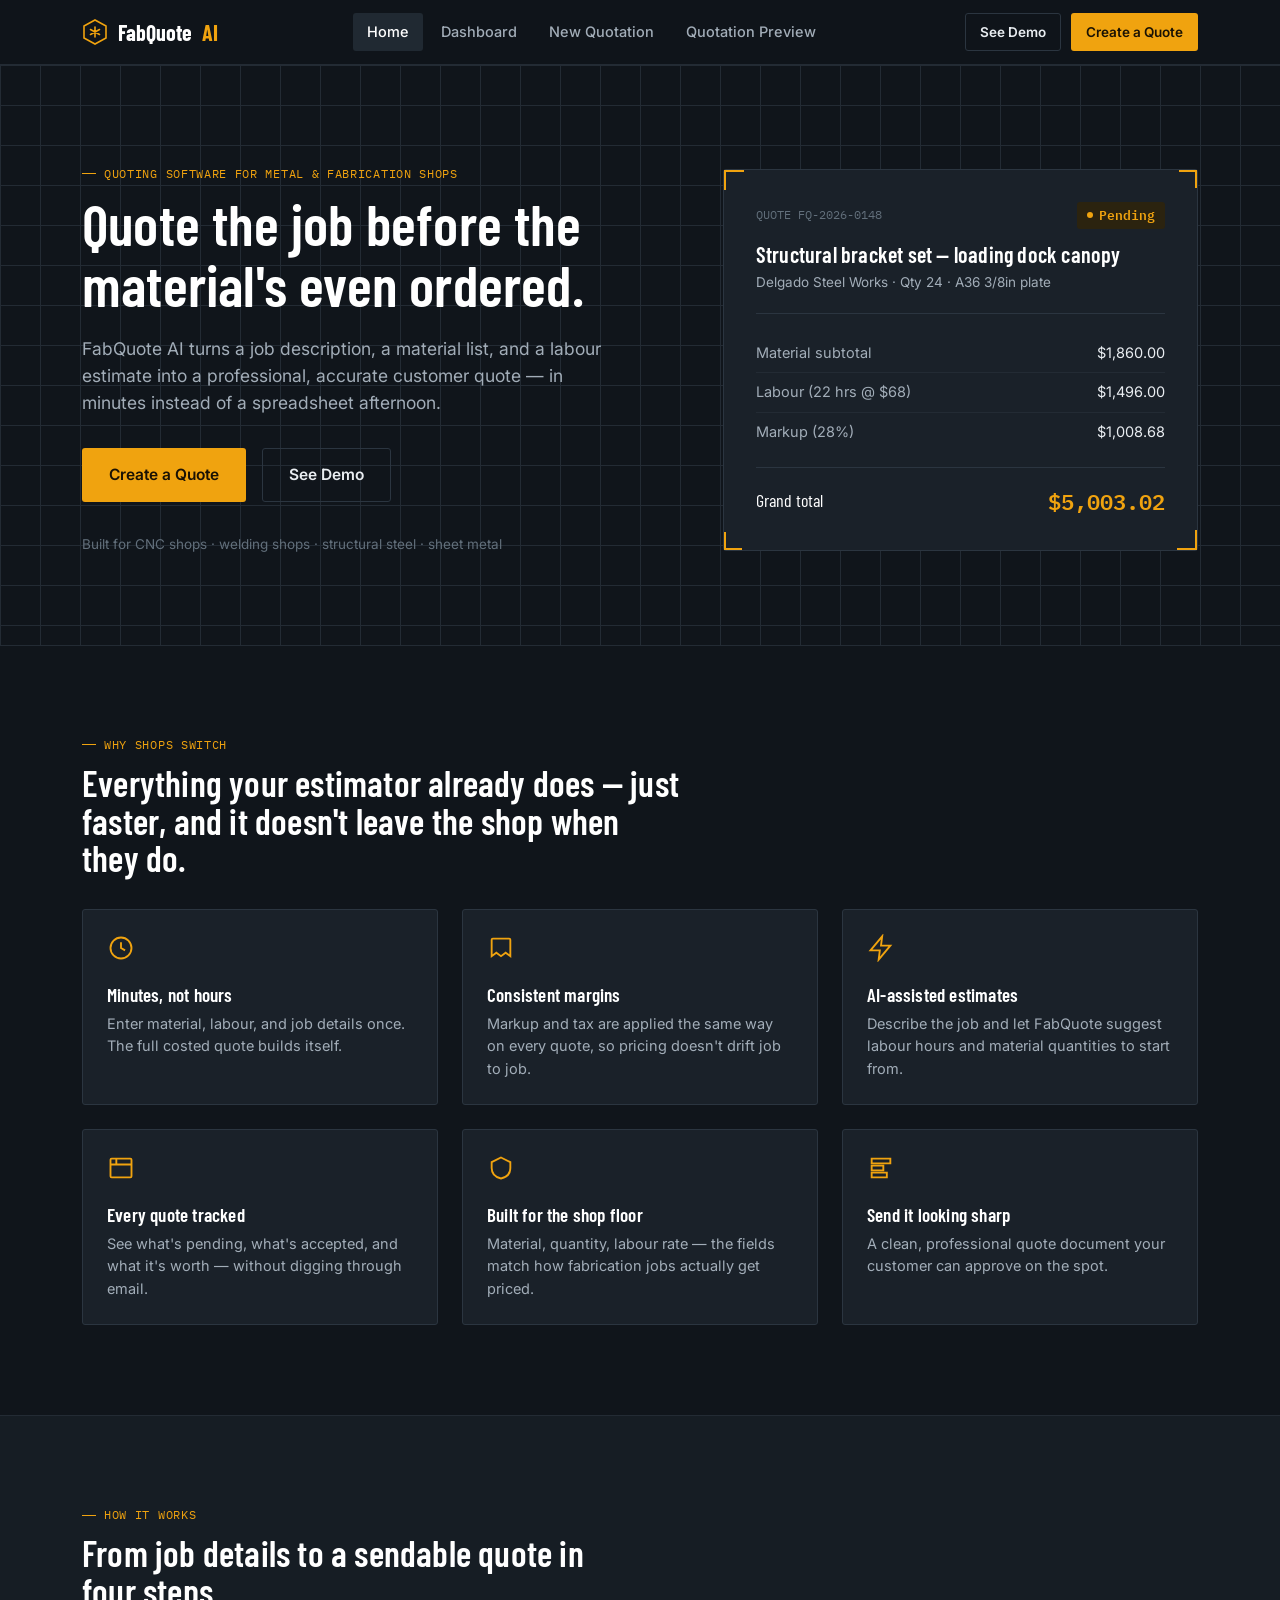
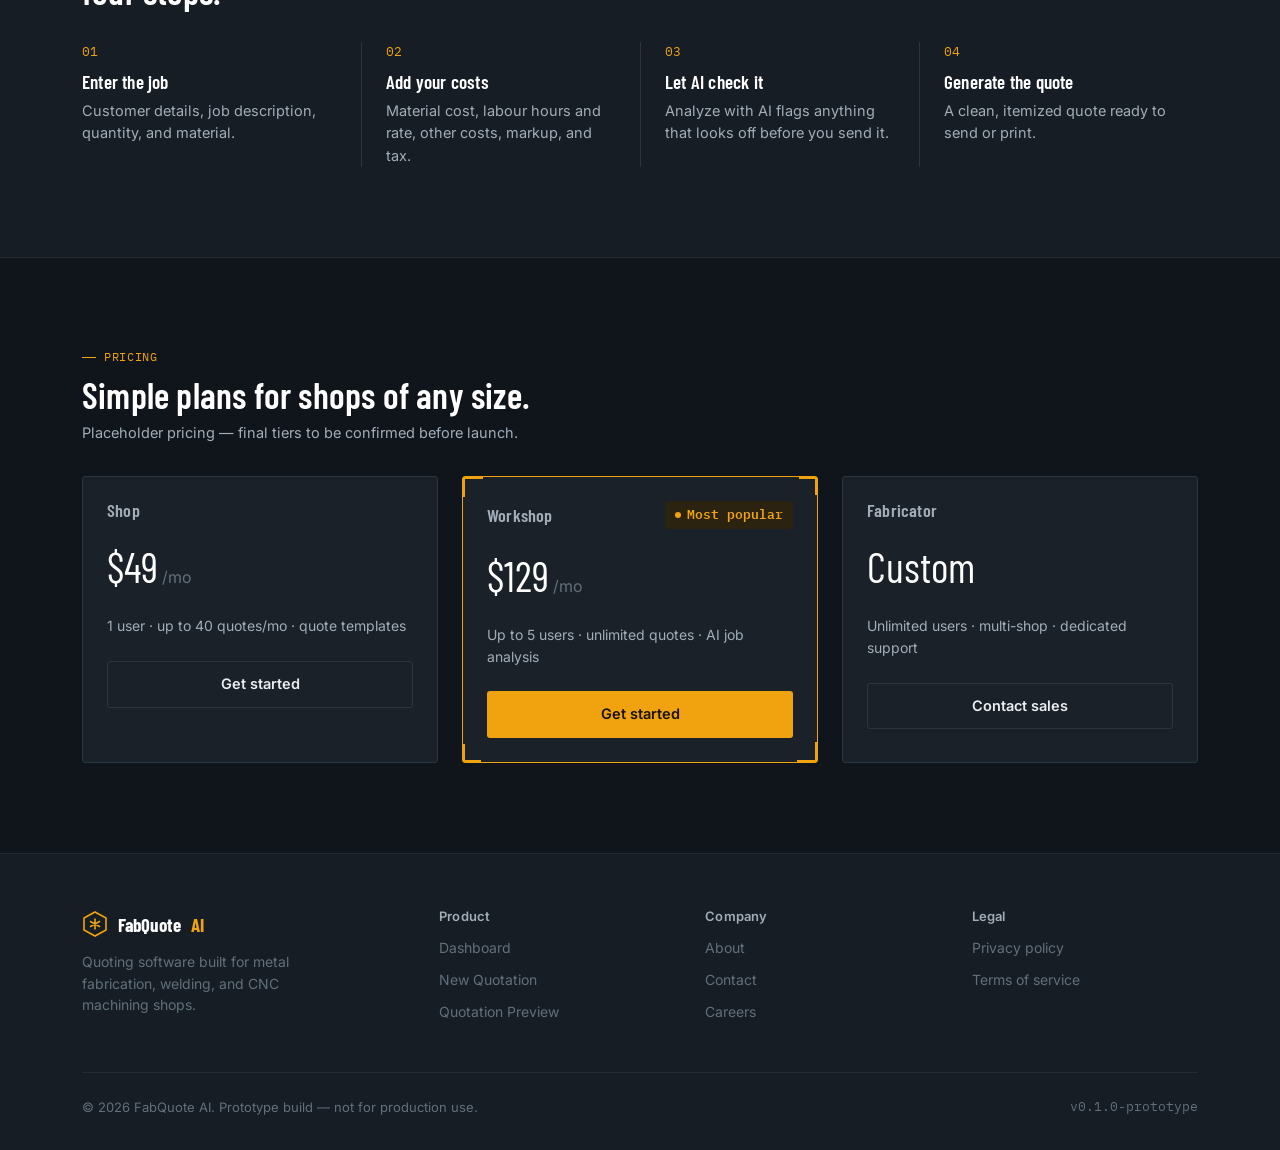
<file: index.html>
<!DOCTYPE html>
<html lang="en">
<head>
<meta charset="UTF-8">
<meta name="viewport" content="width=device-width, initial-scale=1.0">
<title>FabQuote AI — Quoting software for fabrication shops</title>
<link rel="stylesheet" href="styles.css">
</head>
<body>

<nav class="topnav">
  <div class="wrap">
    <a href="index.html" class="logo">
      <svg class="logo-mark" viewBox="0 0 26 26" fill="none">
        <path d="M13 1L24 7V19L13 25L2 19V7L13 1Z" stroke="#f0a30f" stroke-width="1.6"/>
        <path d="M13 8V18M8.5 10.5L17.5 15.5M17.5 10.5L8.5 15.5" stroke="#f0a30f" stroke-width="1.6" stroke-linecap="round"/>
      </svg>
      FabQuote<span class="accent">AI</span>
    </a>
    <div class="nav-links">
      <a href="index.html" class="active">Home</a>
      <a href="dashboard.html">Dashboard</a>
      <a href="new-quotation.html">New Quotation</a>
      <a href="quotation-preview.html">Quotation Preview</a>
    </div>
    <div class="nav-actions">
      <a href="dashboard.html" class="btn btn-secondary btn-sm">See Demo</a>
      <a href="new-quotation.html" class="btn btn-primary btn-sm">Create a Quote</a>
    </div>
  </div>
</nav>

<!-- HERO -->
<header class="grid-field" style="border-bottom:1px solid var(--border-soft); padding: 100px 0 90px;">
  <div class="wrap" style="display:grid; grid-template-columns: 1.1fr 0.9fr; gap:60px; align-items:center;">
    <div>
      <div class="section-label">QUOTING SOFTWARE FOR METAL &amp; FABRICATION SHOPS</div>
      <h1 style="font-size:58px; max-width:620px;">Quote the job before the material's even ordered.</h1>
      <p style="font-size:17.5px; max-width:520px; margin-top:20px;">
        FabQuote AI turns a job description, a material list, and a labour estimate into a
        professional, accurate customer quote — in minutes instead of a spreadsheet afternoon.
      </p>
      <div class="flex gap-16 mt-32">
        <a href="new-quotation.html" class="btn btn-primary btn-lg">Create a Quote</a>
        <a href="dashboard.html" class="btn btn-secondary btn-lg">See Demo</a>
      </div>
      <div class="flex gap-16 mt-32" style="color:var(--text-faint); font-size:13.5px;">
        <span>Built for CNC shops · welding shops · structural steel · sheet metal</span>
      </div>
    </div>

    <div class="bracket-frame panel" style="padding:32px;">
      <span class="bf-tr"></span><span class="bf-br"></span>
      <div class="flex-between">
        <div class="mono" style="font-size:12px; color:var(--text-faint);">QUOTE FQ-2026-0148</div>
        <span class="badge badge-pending">Pending</span>
      </div>
      <h3 style="font-size:22px; margin-top:14px;">Structural bracket set — loading dock canopy</h3>
      <p style="font-size:13.5px; margin-top:6px;">Delgado Steel Works · Qty 24 · A36 3/8in plate</p>
      <div style="border-top:1px solid var(--border); margin:20px 0;"></div>
      <table>
        <tr><td style="padding:8px 0; color:var(--text-dim);">Material subtotal</td><td style="padding:8px 0; text-align:right;">$1,860.00</td></tr>
        <tr><td style="padding:8px 0; color:var(--text-dim);">Labour (22 hrs @ $68)</td><td style="padding:8px 0; text-align:right;">$1,496.00</td></tr>
        <tr><td style="padding:8px 0; color:var(--text-dim);">Markup (28%)</td><td style="padding:8px 0; text-align:right;">$1,008.68</td></tr>
      </table>
      <div class="flex-between mt-16" style="padding-top:16px; border-top:1px solid var(--border);">
        <span style="font-family:var(--font-head); font-size:18px; color:#fff;">Grand total</span>
        <span class="mono" style="font-size:22px; color:var(--accent); font-weight:600;">$5,003.02</span>
      </div>
    </div>
  </div>
</header>

<!-- BENEFITS -->
<section style="padding:90px 0;">
  <div class="wrap">
    <div class="section-label">WHY SHOPS SWITCH</div>
    <h2 style="font-size:36px; max-width:600px;">Everything your estimator already does — just faster, and it doesn't leave the shop when they do.</h2>

    <div class="mt-32" style="display:grid; grid-template-columns:repeat(3, 1fr); gap:24px;">
      <div class="card">
        <svg width="28" height="28" viewBox="0 0 24 24" fill="none" stroke="#f0a30f" stroke-width="1.6"><circle cx="12" cy="12" r="9"/><path d="M12 7v5l3.5 2"/></svg>
        <h3 style="font-size:19px; margin-top:16px;">Minutes, not hours</h3>
        <p style="margin-top:8px; font-size:14.5px;">Enter material, labour, and job details once. The full costed quote builds itself.</p>
      </div>
      <div class="card">
        <svg width="28" height="28" viewBox="0 0 24 24" fill="none" stroke="#f0a30f" stroke-width="1.6"><path d="M4 19V5a1 1 0 011-1h14a1 1 0 011 1v14l-4-3-4 3-4-3-4 3z"/></svg>
        <h3 style="font-size:19px; margin-top:16px;">Consistent margins</h3>
        <p style="margin-top:8px; font-size:14.5px;">Markup and tax are applied the same way on every quote, so pricing doesn't drift job to job.</p>
      </div>
      <div class="card">
        <svg width="28" height="28" viewBox="0 0 24 24" fill="none" stroke="#f0a30f" stroke-width="1.6"><path d="M13 2L3 14h8l-1 8 10-12h-8l1-8z"/></svg>
        <h3 style="font-size:19px; margin-top:16px;">AI-assisted estimates</h3>
        <p style="margin-top:8px; font-size:14.5px;">Describe the job and let FabQuote suggest labour hours and material quantities to start from.</p>
      </div>
      <div class="card">
        <svg width="28" height="28" viewBox="0 0 24 24" fill="none" stroke="#f0a30f" stroke-width="1.6"><rect x="3" y="4" width="18" height="16" rx="1"/><path d="M3 9h18M8 4v5"/></svg>
        <h3 style="font-size:19px; margin-top:16px;">Every quote tracked</h3>
        <p style="margin-top:8px; font-size:14.5px;">See what's pending, what's accepted, and what it's worth — without digging through email.</p>
      </div>
      <div class="card">
        <svg width="28" height="28" viewBox="0 0 24 24" fill="none" stroke="#f0a30f" stroke-width="1.6"><path d="M12 3l8 4v5c0 5-3.5 8-8 9-4.5-1-8-4-8-9V7l8-4z"/></svg>
        <h3 style="font-size:19px; margin-top:16px;">Built for the shop floor</h3>
        <p style="margin-top:8px; font-size:14.5px;">Material, quantity, labour rate — the fields match how fabrication jobs actually get priced.</p>
      </div>
      <div class="card">
        <svg width="28" height="28" viewBox="0 0 24 24" fill="none" stroke="#f0a30f" stroke-width="1.6"><path d="M4 4h16v4H4zM4 10h10v4H4zM4 16h13v4H4z"/></svg>
        <h3 style="font-size:19px; margin-top:16px;">Send it looking sharp</h3>
        <p style="margin-top:8px; font-size:14.5px;">A clean, professional quote document your customer can approve on the spot.</p>
      </div>
    </div>
  </div>
</section>

<!-- HOW IT WORKS -->
<section style="padding:90px 0; background:var(--bg-raised); border-top:1px solid var(--border-soft); border-bottom:1px solid var(--border-soft);">
  <div class="wrap">
    <div class="section-label">HOW IT WORKS</div>
    <h2 style="font-size:36px; max-width:560px;">From job details to a sendable quote in four steps.</h2>

    <div class="mt-32" style="display:grid; grid-template-columns:repeat(4, 1fr); gap:0;">
      <div style="padding-right:24px;">
        <div class="mono" style="color:var(--accent); font-size:13px;">01</div>
        <h3 style="font-size:19px; margin-top:10px;">Enter the job</h3>
        <p style="margin-top:8px; font-size:14.5px;">Customer details, job description, quantity, and material.</p>
      </div>
      <div style="padding:0 24px; border-left:1px solid var(--border);">
        <div class="mono" style="color:var(--accent); font-size:13px;">02</div>
        <h3 style="font-size:19px; margin-top:10px;">Add your costs</h3>
        <p style="margin-top:8px; font-size:14.5px;">Material cost, labour hours and rate, other costs, markup, and tax.</p>
      </div>
      <div style="padding:0 24px; border-left:1px solid var(--border);">
        <div class="mono" style="color:var(--accent); font-size:13px;">03</div>
        <h3 style="font-size:19px; margin-top:10px;">Let AI check it</h3>
        <p style="margin-top:8px; font-size:14.5px;">Analyze with AI flags anything that looks off before you send it.</p>
      </div>
      <div style="padding-left:24px; border-left:1px solid var(--border);">
        <div class="mono" style="color:var(--accent); font-size:13px;">04</div>
        <h3 style="font-size:19px; margin-top:10px;">Generate the quote</h3>
        <p style="margin-top:8px; font-size:14.5px;">A clean, itemized quote ready to send or print.</p>
      </div>
    </div>
  </div>
</section>

<!-- PRICING -->
<section style="padding:90px 0;">
  <div class="wrap">
    <div class="section-label">PRICING</div>
    <h2 style="font-size:36px; max-width:560px;">Simple plans for shops of any size.</h2>
    <p class="mt-8" style="font-size:14.5px;">Placeholder pricing — final tiers to be confirmed before launch.</p>

    <div class="mt-32" style="display:grid; grid-template-columns:repeat(3, 1fr); gap:24px;">
      <div class="card">
        <h3 style="font-size:18px; color:var(--text-dim);">Shop</h3>
        <div style="margin-top:14px;"><span style="font-family:var(--font-head); font-size:42px; color:#fff;">$49</span><span class="text-faint"> /mo</span></div>
        <p class="mt-16" style="font-size:14px;">1 user · up to 40 quotes/mo · quote templates</p>
        <a href="new-quotation.html" class="btn btn-secondary btn-block mt-24">Get started</a>
      </div>
      <div class="card bracket-frame" style="border-color:var(--accent);">
        <span class="bf-tr"></span><span class="bf-br"></span>
        <div class="flex-between"><h3 style="font-size:18px; color:var(--text-dim);">Workshop</h3><span class="badge badge-pending">Most popular</span></div>
        <div style="margin-top:14px;"><span style="font-family:var(--font-head); font-size:42px; color:#fff;">$129</span><span class="text-faint"> /mo</span></div>
        <p class="mt-16" style="font-size:14px;">Up to 5 users · unlimited quotes · AI job analysis</p>
        <a href="new-quotation.html" class="btn btn-primary btn-block mt-24">Get started</a>
      </div>
      <div class="card">
        <h3 style="font-size:18px; color:var(--text-dim);">Fabricator</h3>
        <div style="margin-top:14px;"><span style="font-family:var(--font-head); font-size:42px; color:#fff;">Custom</span></div>
        <p class="mt-16" style="font-size:14px;">Unlimited users · multi-shop · dedicated support</p>
        <a href="#" class="btn btn-secondary btn-block mt-24">Contact sales</a>
      </div>
    </div>
  </div>
</section>

<!-- FOOTER -->
<footer>
  <div class="wrap">
    <div class="footer-grid">
      <div>
        <div class="logo" style="font-size:19px; margin-bottom:12px;">
          <svg class="logo-mark" viewBox="0 0 26 26" fill="none" width="22" height="22">
            <path d="M13 1L24 7V19L13 25L2 19V7L13 1Z" stroke="#f0a30f" stroke-width="1.6"/>
            <path d="M13 8V18M8.5 10.5L17.5 15.5M17.5 10.5L8.5 15.5" stroke="#f0a30f" stroke-width="1.6" stroke-linecap="round"/>
          </svg>
          FabQuote<span class="accent">AI</span>
        </div>
        <p style="max-width:240px;">Quoting software built for metal fabrication, welding, and CNC machining shops.</p>
      </div>
      <div>
        <h4>Product</h4>
        <a href="dashboard.html">Dashboard</a>
        <a href="new-quotation.html">New Quotation</a>
        <a href="quotation-preview.html">Quotation Preview</a>
      </div>
      <div>
        <h4>Company</h4>
        <a href="#">About</a>
        <a href="#">Contact</a>
        <a href="#">Careers</a>
      </div>
      <div>
        <h4>Legal</h4>
        <a href="#">Privacy policy</a>
        <a href="#">Terms of service</a>
      </div>
    </div>
    <div class="footer-bottom">
      <span>© 2026 FabQuote AI. Prototype build — not for production use.</span>
      <span class="mono">v0.1.0-prototype</span>
    </div>
  </div>
</footer>

<script src="app.js"></script>
</body>
</html>
</file>
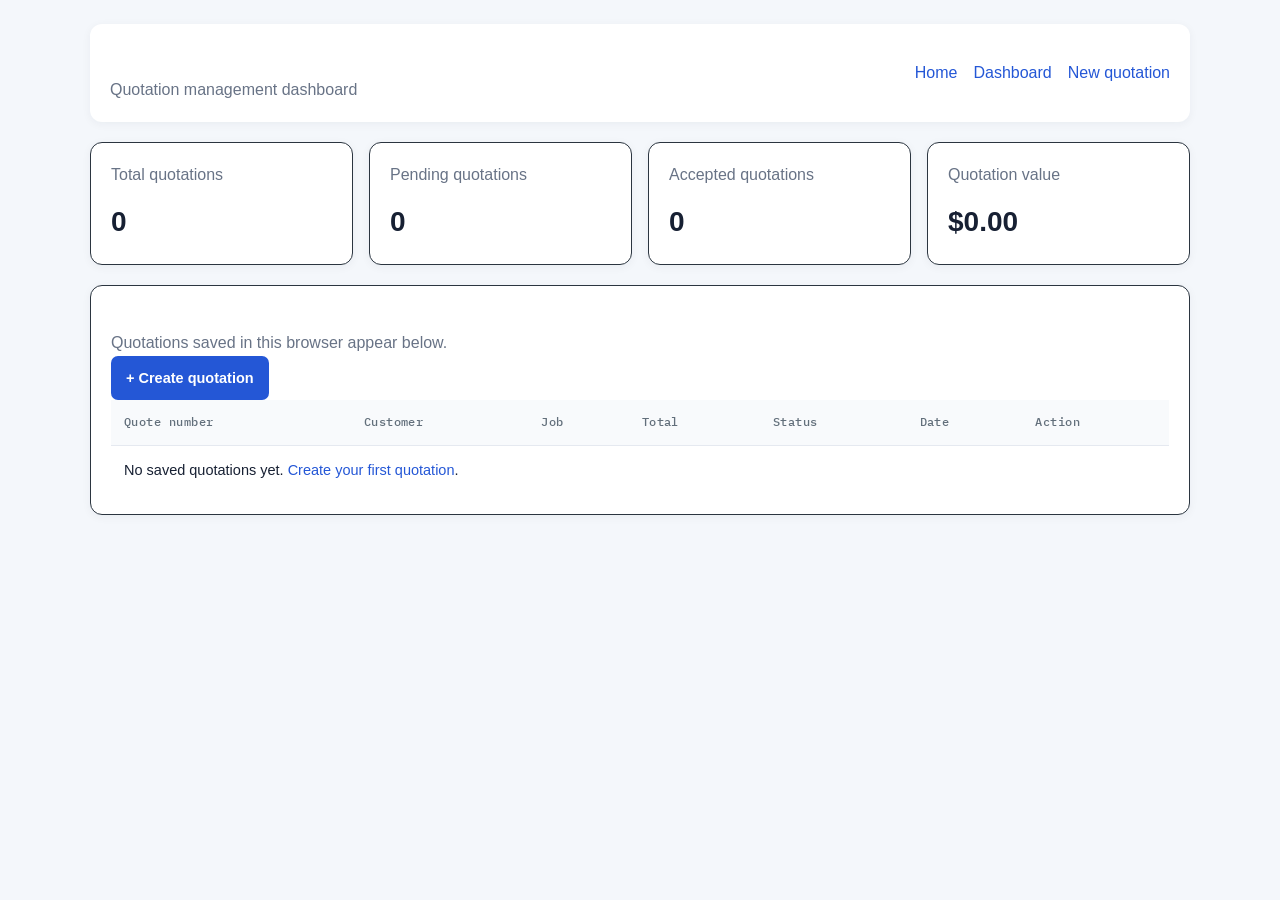
<file: dashboard.html>
<!DOCTYPE html>
<html lang="en">
<head>
  <meta charset="UTF-8">
  <meta name="viewport" content="width=device-width, initial-scale=1.0">
  <title>Dashboard — FabQuote AI</title>
  <link rel="stylesheet" href="styles.css">
  <style>
    body {
      margin: 0;
      padding: 24px;
      background: #f4f7fb;
      color: #172033;
      font-family: Arial, sans-serif;
    }
    .page { max-width: 1100px; margin: auto; }
    .topbar, .card {
      background: white;
      padding: 20px;
      margin-bottom: 20px;
      border-radius: 12px;
      box-shadow: 0 2px 10px #1720330d;
    }
    .topbar {
      display: flex;
      justify-content: space-between;
      align-items: center;
      flex-wrap: wrap;
      gap: 12px;
    }
    nav { display: flex; flex-wrap: wrap; gap: 16px; }
    a { color: #2457d6; text-decoration: none; }
    .stats {
      display: grid;
      grid-template-columns: repeat(auto-fit, minmax(180px, 1fr));
      gap: 16px;
    }
    .stat { font-size: 28px; font-weight: bold; margin-top: 12px; }
    .table-wrap { overflow-x: auto; }
    table { width: 100%; border-collapse: collapse; min-width: 650px; }
    th, td {
      padding: 13px;
      border-bottom: 1px solid #e5e9f0;
      text-align: left;
    }
    th { background: #f8fafc; }
    .btn {
      display: inline-block;
      background: #2457d6;
      color: white;
      padding: 10px 14px;
      border-radius: 7px;
    }
    .muted { color: #687386; }
    .status { text-transform: capitalize; }
  </style>
</head>
<body>
  <main class="page">
    <header class="topbar">
      <div>
        <h1>FabQuote AI</h1>
        <p class="muted">Quotation management dashboard</p>
      </div>
      <nav>
        <a href="index.html">Home</a>
        <a href="dashboard.html">Dashboard</a>
        <a href="new-quotation.html">New quotation</a>
      </nav>
    </header>

    <section class="stats">
      <div class="card">
        <div class="muted">Total quotations</div>
        <div class="stat" id="total-quotes">0</div>
      </div>
      <div class="card">
        <div class="muted">Pending quotations</div>
        <div class="stat" id="pending-quotes">0</div>
      </div>
      <div class="card">
        <div class="muted">Accepted quotations</div>
        <div class="stat" id="accepted-quotes">0</div>
      </div>
      <div class="card">
        <div class="muted">Quotation value</div>
        <div class="stat" id="total-revenue">$0.00</div>
      </div>
    </section>

    <section class="card">
      <h2>Recent quotations</h2>
      <p class="muted">Quotations saved in this browser appear below.</p>
      <p><a class="btn" href="new-quotation.html">+ Create quotation</a></p>

      <div class="table-wrap">
        <table>
          <thead>
            <tr>
              <th>Quote number</th>
              <th>Customer</th>
              <th>Job</th>
              <th>Total</th>
              <th>Status</th>
              <th>Date</th>
              <th>Action</th>
            </tr>
          </thead>
          <tbody id="recent-quotes-body">
            <tr><td colspan="7">Loading quotations…</td></tr>
          </tbody>
        </table>
      </div>
    </section>
  </main>

  <script src="app.js"></script>
  <script>
    (function () {
      const tbody = document.getElementById('recent-quotes-body');

      function safeText(value) {
        const span = document.createElement('span');
        span.textContent = String(value ?? '');
        return span.innerHTML;
      }

      function money(value) {
        return '$' + (Number(value) || 0).toLocaleString('en-US', {
          minimumFractionDigits: 2,
          maximumFractionDigits: 2
        });
      }

      try {
        const history = fqLoadHistory();

        document.getElementById('total-quotes').textContent =
          history.length;

        document.getElementById('pending-quotes').textContent =
          history.filter(q => q.status === 'pending').length;

        document.getElementById('accepted-quotes').textContent =
          history.filter(q => q.status === 'accepted').length;

        const total = history.reduce((sum, q) => {
          const amount = q.grandTotal ??
            (typeof fqCalculateQuote === 'function'
              ? fqCalculateQuote(q).grandTotal : 0);

          return sum + (q.status === 'declined' ? 0 : Number(amount) || 0);
        }, 0);

        document.getElementById('total-revenue').textContent = money(total);

        if (!history.length) {
          tbody.innerHTML =
            '<tr><td colspan="7">No saved quotations yet. ' +
            '<a href="new-quotation.html">Create your first quotation</a>.</td></tr>';
          return;
        }

        tbody.innerHTML = history.map(q => {
          const number = String(q.quoteNumber || '');
          const amount = q.grandTotal ??
            (typeof fqCalculateQuote === 'function'
              ? fqCalculateQuote(q).grandTotal : 0);

          const viewUrl = 'quotation-preview.html?quote=' +
            encodeURIComponent(number);

          return '<tr>' +
            '<td>' + safeText(number || '—') + '</td>' +
            '<td>' + safeText(q.customerName || 'Unnamed customer') + '</td>' +
            '<td>' + safeText(q.jobTitle || 'Untitled job') + '</td>' +
            '<td>' + money(amount) + '</td>' +
            '<td class="status">' + safeText(q.status || 'pending') + '</td>' +
            '<td>' + safeText(q.createdDate || '—') + '</td>' +
            '<td><a href="' + viewUrl + '">View</a></td>' +
            '</tr>';
        }).join('');
      } catch (error) {
        console.error('Dashboard error:', error);
        tbody.innerHTML =
          '<tr><td colspan="7">Unable to load quotations. ' +
          'Please check app.js and refresh the page.</td></tr>';
      }
    })();
  </script>
</body>
</html>
</file>
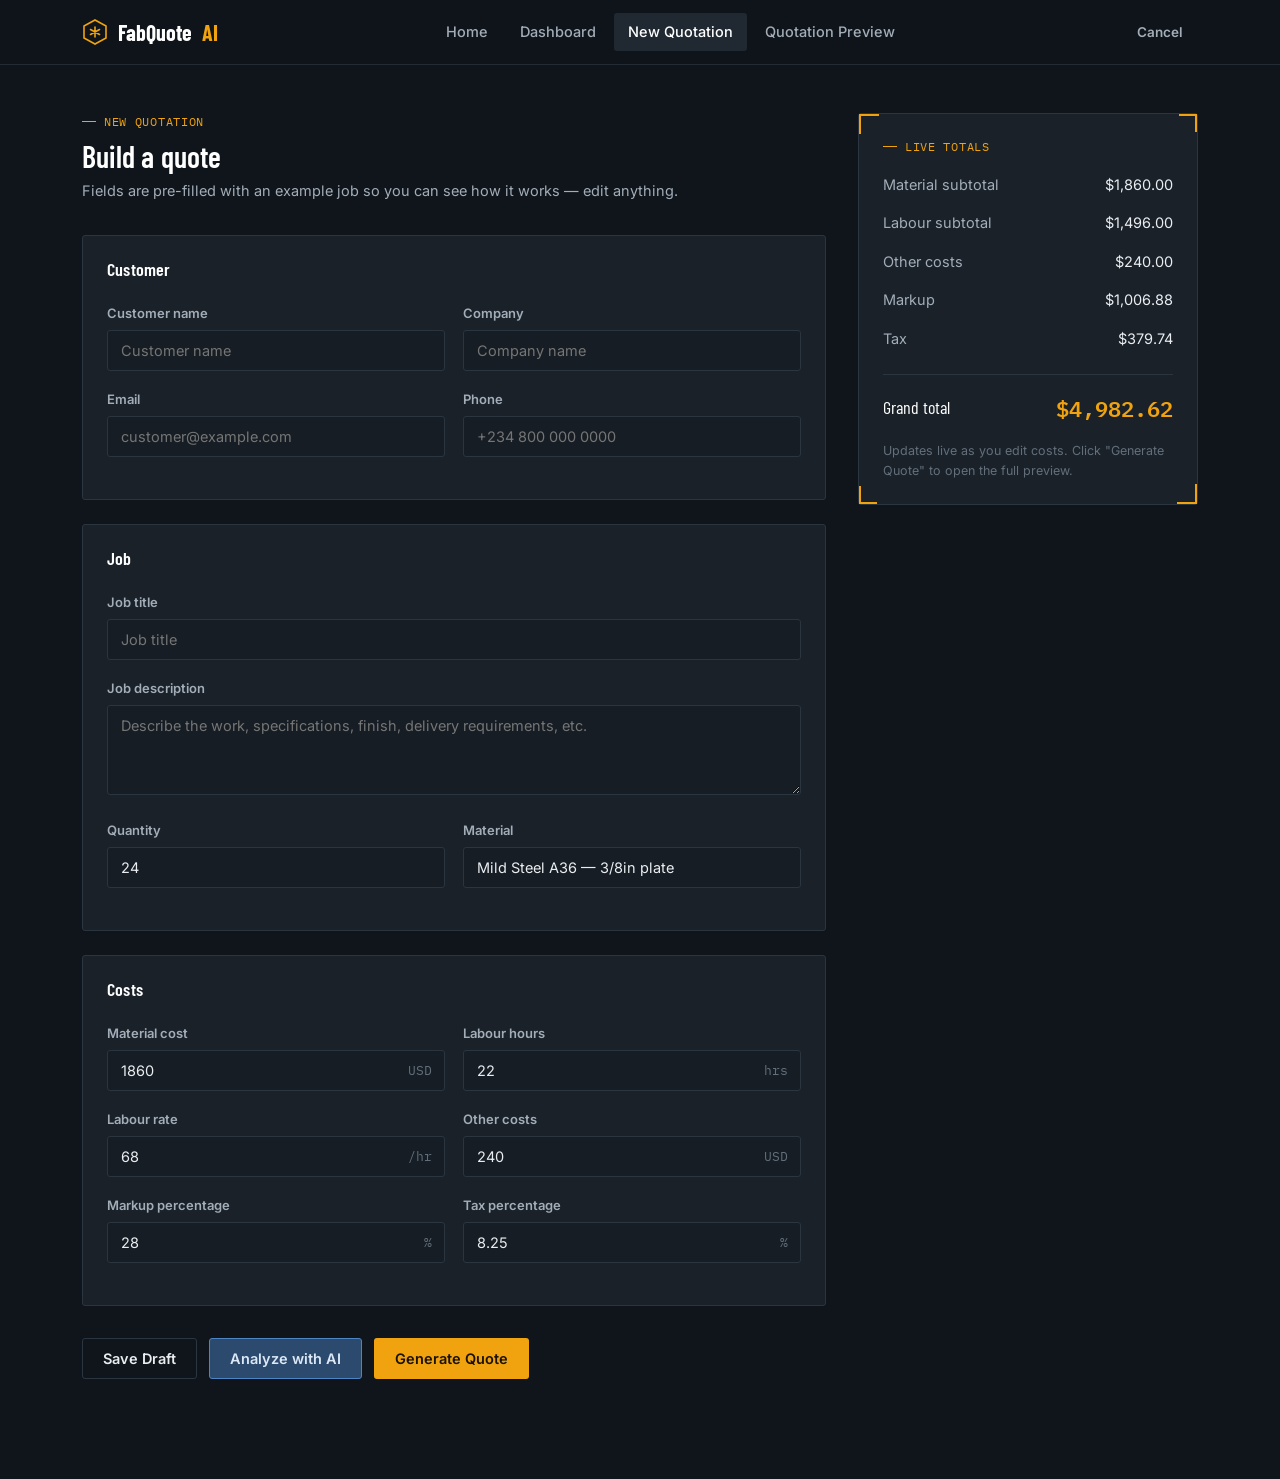
<file: new-quotation.html>
<!DOCTYPE html>
<html lang="en">
<head>
<meta charset="UTF-8">
<meta name="viewport" content="width=device-width, initial-scale=1.0">
<title>New Quotation — FabQuote AI</title>
<link rel="stylesheet" href="styles.css">
</head>
<body>

<nav class="topnav">
  <div class="wrap">
    <a href="index.html" class="logo">
      <svg class="logo-mark" viewBox="0 0 26 26" fill="none">
        <path d="M13 1L24 7V19L13 25L2 19V7L13 1Z" stroke="#f0a30f" stroke-width="1.6"/>
        <path d="M13 8V18M8.5 10.5L17.5 15.5M17.5 10.5L8.5 15.5" stroke="#f0a30f" stroke-width="1.6" stroke-linecap="round"/>
      </svg>
      FabQuote<span class="accent">AI</span>
    </a>
    <div class="nav-links">
      <a href="index.html">Home</a>
      <a href="dashboard.html">Dashboard</a>
      <a href="new-quotation.html" class="active">New Quotation</a>
      <a href="quotation-preview.html">Quotation Preview</a>
    </div>
    <div class="nav-actions">
      <a href="dashboard.html" class="btn btn-ghost btn-sm">Cancel</a>
    </div>
  </div>
</nav>

<main class="wrap" style="padding:48px 32px 100px; display:grid; grid-template-columns: 1fr 340px; gap:32px; align-items:start;">

  <div>
    <div class="section-label">NEW QUOTATION</div>
    <h1 style="font-size:30px;">Build a quote</h1>
    <p class="mt-8" style="font-size:14.5px;">Fields are pre-filled with an example job so you can see how it works — edit anything.</p>

    <form id="quote-form" class="mt-32">

      <!-- CUSTOMER -->
      <div class="card">
        <h3 style="font-size:18px;">Customer</h3>
        <div class="field-row mt-24">
          <div class="field">
            <label for="customerName">Customer name</label>
            <input type="text" id="customerName" placeholder="Customer name" required>
          </div>
          <div class="field">
            <label for="company">Company</label>
            <input type="text" id="company" placeholder="Company name">
          </div>
        </div>
        <div class="field-row">
          <div class="field">
            <label for="email">Email</label>
            <input type="email" id="email" placeholder="customer@example.com">
          </div>
          <div class="field">
            <label for="phone">Phone</label>
            <input type="tel" id="phone" placeholder="+234 800 000 0000">
          </div>
        </div>
      </div>

      <!-- JOB -->
      <div class="card mt-24">
        <h3 style="font-size:18px;">Job</h3>
        <div class="field mt-24">
          <label for="jobTitle">Job title</label>
          <input type="text" id="jobTitle" placeholder="Job title" required>
        </div>
        <div class="field">
          <label for="jobDescription">Job description</label>
          <textarea id="jobDescription" placeholder="Describe the work, specifications, finish, delivery requirements, etc."></textarea>
        </div>
        <div class="field-row">
          <div class="field">
            <label for="quantity">Quantity</label>
            <input type="number" id="quantity" value="24" min="1">
          </div>
          <div class="field">
            <label for="material">Material</label>
            <input type="text" id="material" value="Mild Steel A36 — 3/8in plate">
          </div>
        </div>
      </div>

      <!-- COSTS -->
      <div class="card mt-24">
        <h3 style="font-size:18px;">Costs</h3>
        <div class="field-row mt-24">
          <div class="field">
            <label for="materialCost">Material cost</label>
            <div class="input-suffix"><input type="number" id="materialCost" value="1860" step="0.01"><span>USD</span></div>
          </div>
          <div class="field">
            <label for="labourHours">Labour hours</label>
            <div class="input-suffix"><input type="number" id="labourHours" value="22" step="0.5"><span>hrs</span></div>
          </div>
        </div>
        <div class="field-row">
          <div class="field">
            <label for="labourRate">Labour rate</label>
            <div class="input-suffix"><input type="number" id="labourRate" value="68" step="0.01"><span>/hr</span></div>
          </div>
          <div class="field">
            <label for="otherCosts">Other costs</label>
            <div class="input-suffix"><input type="number" id="otherCosts" value="240" step="0.01"><span>USD</span></div>
          </div>
        </div>
        <div class="field-row">
          <div class="field">
            <label for="markupPercent">Markup percentage</label>
            <div class="input-suffix"><input type="number" id="markupPercent" value="28" step="0.1"><span>%</span></div>
          </div>
          <div class="field">
            <label for="taxPercent">Tax percentage</label>
            <div class="input-suffix"><input type="number" id="taxPercent" value="8.25" step="0.01"><span>%</span></div>
          </div>
        </div>
      </div>

      <!-- AI ANALYSIS RESULT (hidden until "Analyze with AI" is clicked) -->
      <div id="ai-result" class="card mt-24 hidden" style="border-color:var(--blue);">
        <div class="flex gap-8">
          <svg width="18" height="18" viewBox="0 0 24 24" fill="none" stroke="#4d84c4" stroke-width="1.8"><path d="M13 2L3 14h8l-1 8 10-12h-8l1-8z"/></svg>
          <h3 style="font-size:16px; color:#dce8f6;">AI analysis</h3>
        </div>
        <p class="mt-16" style="font-size:14px;">
          This example is a demo of the "Analyze with AI" button — no AI is connected yet.
          Once live, this panel will flag things like under-priced labour, missing costs,
          or quantities that look off for the described job.
        </p>
      </div>

      <div class="flex gap-12 mt-32">
        <button type="button" id="btn-draft" class="btn btn-secondary">Save Draft</button>
        <button type="button" id="btn-analyze" class="btn btn-ai">Analyze with AI</button>
        <button type="button" id="btn-generate" class="btn btn-primary">Generate Quote</button>
      </div>
    </form>
  </div>

  <!-- LIVE TOTALS SIDEBAR -->
  <aside class="card bracket-frame" style="position:sticky; top:88px;">
    <span class="bf-tr"></span><span class="bf-br"></span>
    <div class="section-label">LIVE TOTALS</div>
    <table style="margin-top:6px;">
      <tr><td style="padding:8px 0; border:none; color:var(--text-dim);">Material subtotal</td><td style="padding:8px 0; border:none; text-align:right;" id="t-material">$0.00</td></tr>
      <tr><td style="padding:8px 0; border:none; color:var(--text-dim);">Labour subtotal</td><td style="padding:8px 0; border:none; text-align:right;" id="t-labour">$0.00</td></tr>
      <tr><td style="padding:8px 0; border:none; color:var(--text-dim);">Other costs</td><td style="padding:8px 0; border:none; text-align:right;" id="t-other">$0.00</td></tr>
      <tr><td style="padding:8px 0; border:none; color:var(--text-dim);">Markup</td><td style="padding:8px 0; border:none; text-align:right;" id="t-markup">$0.00</td></tr>
      <tr><td style="padding:8px 0; border:none; color:var(--text-dim);">Tax</td><td style="padding:8px 0; border:none; text-align:right;" id="t-tax">$0.00</td></tr>
    </table>
    <div class="flex-between mt-16" style="padding-top:16px; border-top:1px solid var(--border);">
      <span style="font-family:var(--font-head); font-size:18px; color:#fff;">Grand total</span>
      <span class="mono" style="font-size:22px; color:var(--accent); font-weight:600;" id="t-grand">$0.00</span>
    </div>
    <p class="mt-16 field-hint">Updates live as you edit costs. Click "Generate Quote" to open the full preview.</p>
  </aside>

</main>

<script src="app.js"></script>
<script>
function collectFormData() {
  return {
    customerName: document.getElementById('customerName').value,
    company: document.getElementById('company').value,
    email: document.getElementById('email').value,
    phone: document.getElementById('phone').value,
    jobTitle: document.getElementById('jobTitle').value,
    jobDescription: document.getElementById('jobDescription').value,
    quantity: document.getElementById('quantity').value,
    material: document.getElementById('material').value,
    materialCost: document.getElementById('materialCost').value,
    labourHours: document.getElementById('labourHours').value,
    labourRate: document.getElementById('labourRate').value,
    otherCosts: document.getElementById('otherCosts').value,
    markupPercent: document.getElementById('markupPercent').value,
    taxPercent: document.getElementById('taxPercent').value,
  };
}

function refreshLiveTotals() {
  const data = collectFormData();
  const t = fqCalculateQuote(data);
  document.getElementById('t-material').textContent = fqFormatCurrency(t.materialSubtotal);
  document.getElementById('t-labour').textContent = fqFormatCurrency(t.labourSubtotal);
  document.getElementById('t-other').textContent = fqFormatCurrency(t.otherCosts);
  document.getElementById('t-markup').textContent = fqFormatCurrency(t.markupAmount);
  document.getElementById('t-tax').textContent = fqFormatCurrency(t.taxAmount);
  document.getElementById('t-grand').textContent = fqFormatCurrency(t.grandTotal);
}

document.getElementById('quote-form').addEventListener('input', refreshLiveTotals);
refreshLiveTotals();

document.getElementById('btn-draft').addEventListener('click', () => {

  const data = collectFormData();

  const quote = fqPrepareQuote(data, 'draft');

  alert(
    `Draft ${quote.quoteNumber} saved successfully.`
  );

  window.location.href = 'dashboard.html';

});


document.getElementById('btn-analyze').addEventListener('click', () => {

  document.getElementById('ai-result').classList.remove('hidden');

  document.getElementById('ai-result').scrollIntoView({
    behavior: 'smooth',
    block: 'center'
  });

});


document.getElementById('btn-generate').addEventListener('click', () => {

  const form = document.getElementById('quote-form');

  if (!form.checkValidity()) {
    form.reportValidity();
    return;
  }

  const data = collectFormData();

  const quote = fqPrepareQuote(data, 'pending');

  window.location.href =
    'quotation-preview.html?quote=' +
    encodeURIComponent(quote.quoteNumber);

});
</script>

</body>
</html>
</file>
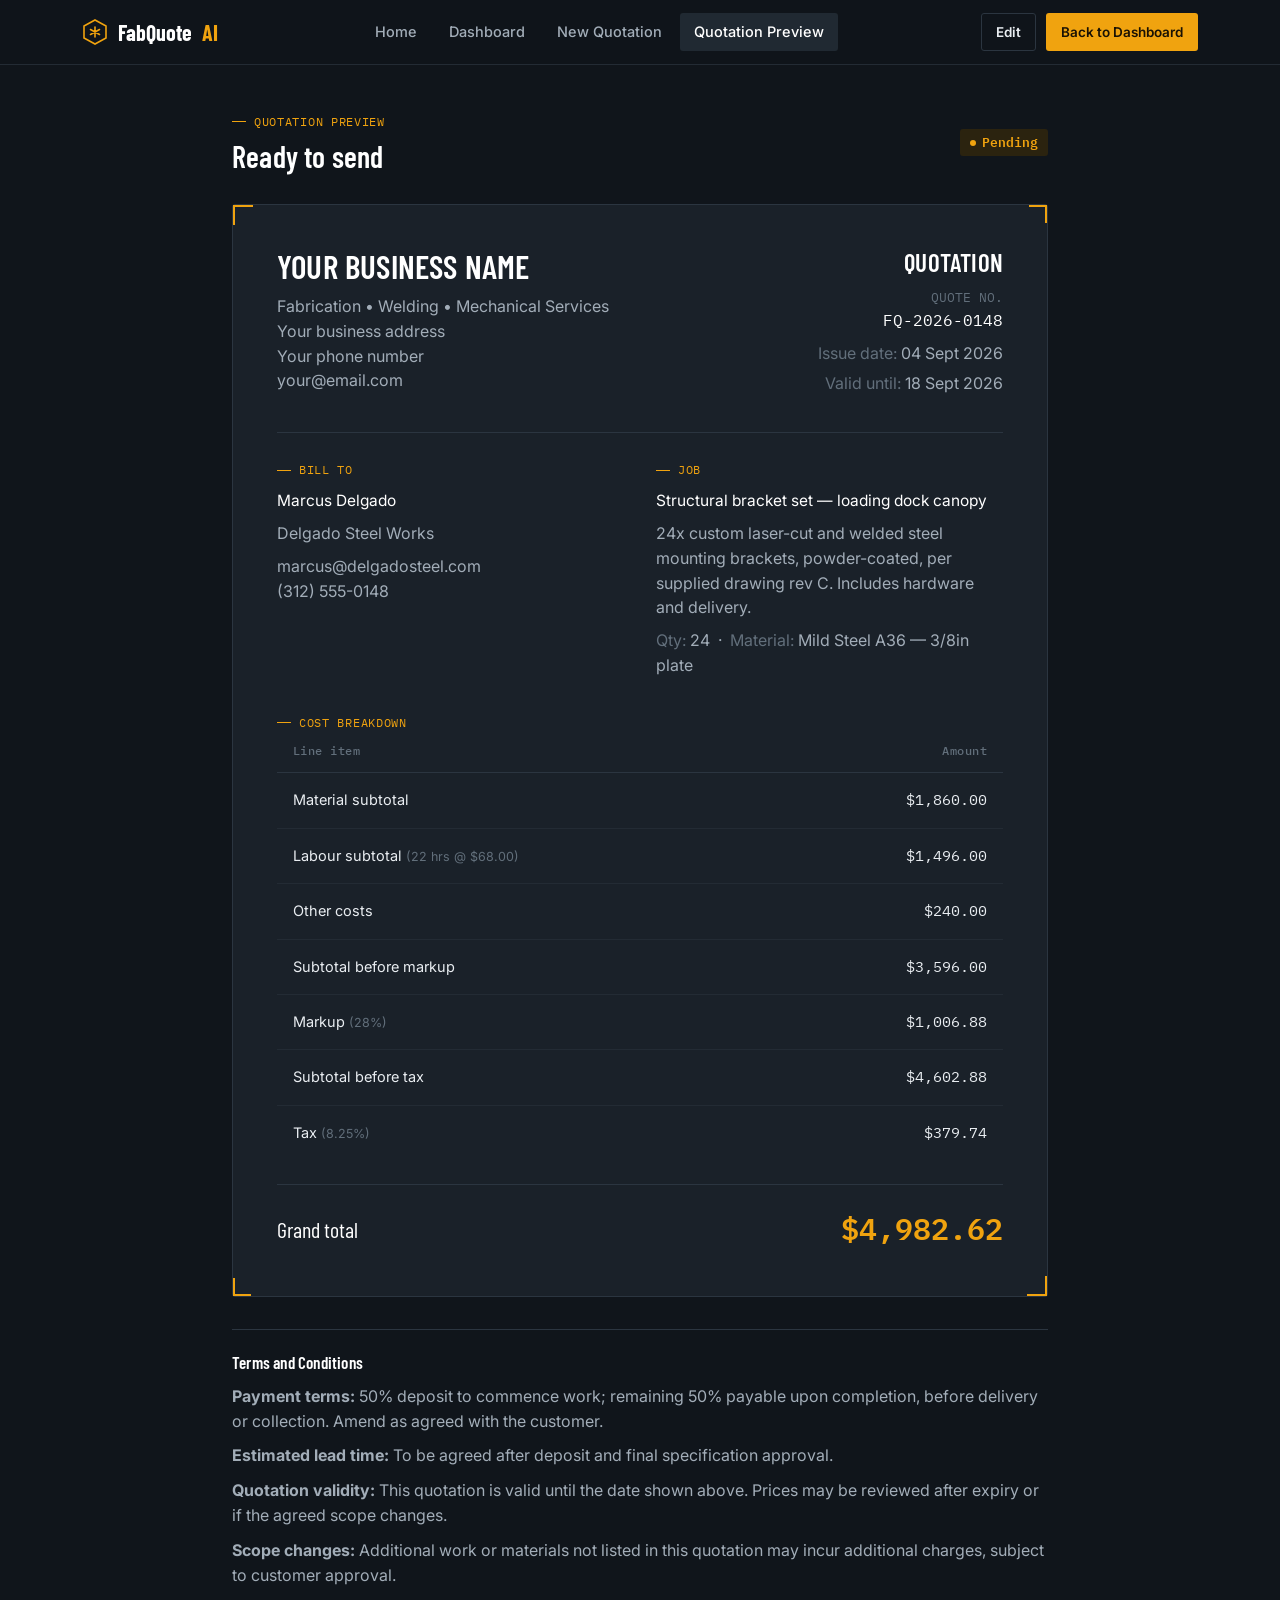
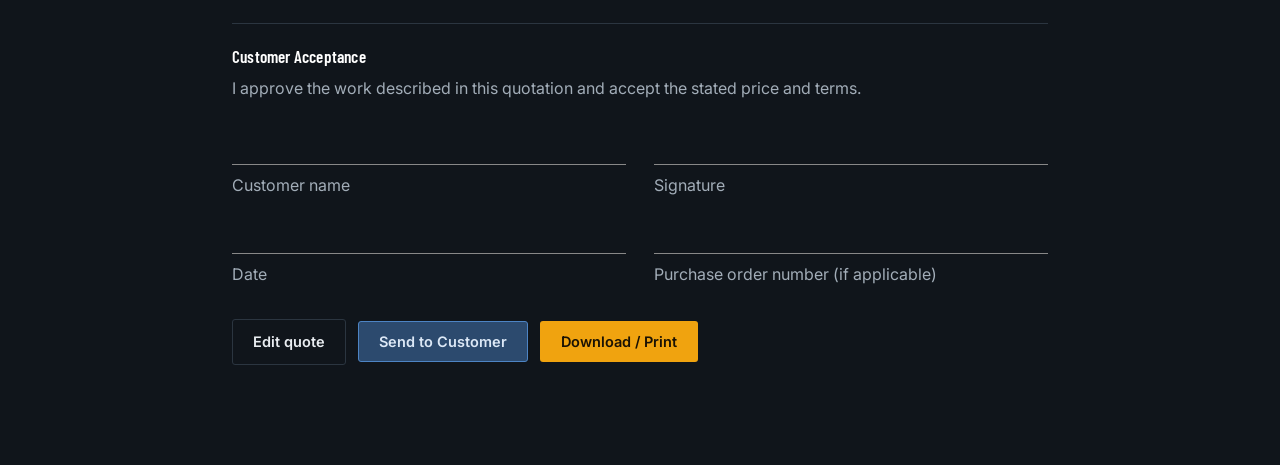
<file: quotation-preview.html>
<!DOCTYPE html>
<html lang="en">
<head>
<meta charset="UTF-8">
<meta name="viewport" content="width=device-width, initial-scale=1.0">
<title>Quotation Preview — FabQuote AI</title>
<link rel="stylesheet" href="styles.css">
</head>
<body>

<nav class="topnav">
  <div class="wrap">
    <a href="index.html" class="logo">
      <svg class="logo-mark" viewBox="0 0 26 26" fill="none">
        <path d="M13 1L24 7V19L13 25L2 19V7L13 1Z" stroke="#f0a30f" stroke-width="1.6"/>
        <path d="M13 8V18M8.5 10.5L17.5 15.5M17.5 10.5L8.5 15.5" stroke="#f0a30f" stroke-width="1.6" stroke-linecap="round"/>
      </svg>
      FabQuote<span class="accent">AI</span>
    </a>
    <div class="nav-links">
      <a href="index.html">Home</a>
      <a href="dashboard.html">Dashboard</a>
      <a href="new-quotation.html">New Quotation</a>
      <a href="quotation-preview.html" class="active">Quotation Preview</a>
    </div>
    <div class="nav-actions">
      <a href="new-quotation.html" class="btn btn-secondary btn-sm">Edit</a>
      <a href="dashboard.html" class="btn btn-primary btn-sm">Back to Dashboard</a>
    </div>
  </div>
</nav>

<main class="wrap" style="padding:48px 32px 100px; max-width:880px;">

  <div class="flex-between">
    <div>
      <div class="section-label">QUOTATION PREVIEW</div>
      <h1 style="font-size:30px;">Ready to send</h1>
    </div>
    <span class="badge badge-pending" id="status-badge">Pending</span>
  </div>

  <div class="card bracket-frame mt-32" id="quote-sheet" style="padding:44px;">
    <span class="bf-tr"></span><span class="bf-br"></span>

    
<div class="flex-between" style="align-items:flex-start; gap:24px; flex-wrap:wrap;">
  <div>
    <div class="logo" style="font-size:22px; color:#111;">
      <h2 id="business-name">YOUR BUSINESS NAME</h2>
    </div>
    <img id="business-logo"
     alt="Business logo"
     style="max-width:150px; max-height:80px; object-fit:contain; display:none;">
    <p style="margin-top:10px;">Fabrication • Welding • Mechanical Services</p>
    <p id="business-address">Your business address</p>
<p id="business-phone">Your phone number</p>
<p id="business-email">your@email.com</p>
  </div>

  <div style="text-align:right;">
    <h2 style="font-size:25px; color:#fff;">QUOTATION</h2>
    <div class="mono" style="font-size:13px; color:var(--text-faint); margin-top:12px;">
      QUOTE NO.
    </div>
    <div class="mono" style="font-size:16px; color:#fff;" id="q-number">
      FQ-2026-0148
    </div>
    <p style="margin-top:8px;">
      <span class="text-faint">Issue date:</span>
      <span id="q-date">—</span>
    </p>
    <p style="margin-top:6px;">
      <span class="text-faint">Valid until:</span>
      <span id="q-valid-until">—</span>
    </p>
  </div>
</div>

    <div style="display:grid; grid-template-columns:1fr 1fr; gap:32px; margin-top:36px; padding-top:28px; border-top:1px solid var(--border);">
      <div>
        <div class="section-label">BILL TO</div>
        <p style="color:#fff; font-size:15.5px;" id="q-customer">Marcus Delgado</p>
        <p class="mt-8" id="q-company">Delgado Steel Works</p>
        <p class="mt-8" id="q-email">marcus@delgadosteel.com</p>
        <p id="q-phone">(312) 555-0148</p>
      </div>
      <div>
        <div class="section-label">JOB</div>
        <p style="color:#fff; font-size:15.5px;" id="q-jobtitle">Structural bracket set — loading dock canopy</p>
        <p class="mt-8" id="q-jobdesc">24x custom laser-cut and welded steel mounting brackets, powder-coated, per supplied drawing rev C. Includes hardware and delivery.</p>
        <p class="mt-8"><span class="text-faint">Qty:</span> <span id="q-qty">24</span> &nbsp;·&nbsp; <span class="text-faint">Material:</span> <span id="q-material">Mild Steel A36 — 3/8in plate</span></p>
      </div>
    </div>

    <div style="margin-top:36px;">
      <div class="section-label">COST BREAKDOWN</div>
      <table>
        <thead>
          <tr><th>Line item</th><th style="text-align:right;">Amount</th></tr>
        </thead>
        <tbody>
          
<tr class="internal-cost">
  <td>Material subtotal</td>
  <td class="mono" style="text-align:right;" id="b-material">$0.00</td>
</tr>
<tr class="internal-cost">
  <td>Labour subtotal <span class="text-faint" id="b-labour-detail" style="font-size:12.5px;"></span></td>
  <td class="mono" style="text-align:right;" id="b-labour">$0.00</td>
</tr>
<tr class="internal-cost">
  <td>Other costs</td>
  <td class="mono" style="text-align:right;" id="b-other">$0.00</td>
</tr>
<tr class="internal-cost">
  <td>Subtotal before markup</td>
  <td class="mono" style="text-align:right;" id="b-base">$0.00</td>
</tr>
<tr class="internal-cost">
  <td>Markup <span class="text-faint" id="b-markup-pct" style="font-size:12.5px;"></span></td>
  <td class="mono" style="text-align:right;" id="b-markup">$0.00</td>
</tr>
<tr class="internal-cost">
  <td>Subtotal before tax</td>
  <td class="mono" style="text-align:right;" id="b-pretax">$0.00</td>
</tr>
          <tr><td>Tax <span class="text-faint" id="b-tax-pct" style="font-size:12.5px;"></span></td><td class="mono" style="text-align:right;" id="b-tax">$0.00</td></tr>
        </tbody>
      </table>
      <div class="flex-between mt-24" style="padding-top:20px; border-top:1px solid var(--border);">
        <span style="font-family:var(--font-head); font-size:22px; color:#fff;">Grand total</span>
        <span class="mono" style="font-size:30px; color:var(--accent); font-weight:600;" id="b-grand">$0.00</span>
      </div>
    </div>
  </div>
  
<div style="margin-top:32px; padding-top:24px; border-top:1px solid var(--border);">
  <h3 style="font-size:17px; color:#fff;">Terms and Conditions</h3>

  <p style="margin-top:12px;">
    <strong>Payment terms:</strong>
    50% deposit to commence work; remaining 50% payable upon completion,
    before delivery or collection. Amend as agreed with the customer.
  </p>

  <p style="margin-top:10px;">
    <strong>Estimated lead time:</strong>
    To be agreed after deposit and final specification approval.
  </p>

  <p style="margin-top:10px;">
    <strong>Quotation validity:</strong>
    This quotation is valid until the date shown above. Prices may be
    reviewed after expiry or if the agreed scope changes.
  </p>

  <p style="margin-top:10px;">
    <strong>Scope changes:</strong>
    Additional work or materials not listed in this quotation may incur
    additional charges, subject to customer approval.
  </p>
</div>

<div style="margin-top:36px; padding-top:24px; border-top:1px solid var(--border);">
  <h3 style="font-size:17px; color:#fff;">Customer Acceptance</h3>

  <p style="margin-top:10px;">
    I approve the work described in this quotation and accept the stated
    price and terms.
  </p>

  <div style="display:grid; grid-template-columns:1fr 1fr; gap:28px; margin-top:36px;">
    <div>
      <div style="border-bottom:1px solid #888; height:28px;"></div>
      <p style="margin-top:8px;">Customer name</p>
    </div>

    <div>
      <div style="border-bottom:1px solid #888; height:28px;"></div>
      <p style="margin-top:8px;">Signature</p>
    </div>

    <div>
      <div style="border-bottom:1px solid #888; height:28px;"></div>
      <p style="margin-top:8px;">Date</p>
    </div>

    <div>
      <div style="border-bottom:1px solid #888; height:28px;"></div>
      <p style="margin-top:8px;">Purchase order number (if applicable)</p>
    </div>
  </div>
</div>

  <div class="flex gap-12 mt-32">
    <a href="new-quotation.html" class="btn btn-secondary">Edit quote</a>
    <button class="btn btn-ai" onclick="alert('This will send the quote to the customer once email is connected.')">Send to Customer</button>
    <button class="btn btn-primary" onclick="fqPrintQuote()">
  Download / Print
</button>
  </div>

</main>

<script src="app.js"></script>
<script>

const params = new URLSearchParams(window.location.search);
const requestedQuoteNumber = params.get('quote');

const saved = requestedQuoteNumber
  ? fqLoadQuoteByNumber(requestedQuoteNumber)
  : fqLoadQuote();

if (requestedQuoteNumber && !saved) {
  alert('That quotation was not found in this browser. Please return to the dashboard.');
  window.location.href = 'dashboard.html';
}

const data = saved || FQ_EXAMPLE_QUOTE;
  
function fqApplyBusinessSettings() {
  let settings = {};

  try {
    settings = JSON.parse(
      localStorage.getItem('fabquote_business_settings')
    ) || {};
  } catch (error) {
    settings = {};
  }

  const fields = {
    'business-name': settings.name || 'YOUR BUSINESS NAME',
    'business-address': settings.address || 'Your business address',
    'business-phone': settings.phone || 'Your phone number',
    'business-email': settings.email || 'your@email.com'
  };

  Object.entries(fields).forEach(([id, value]) => {
    const element = document.getElementById(id);
    if (element) element.textContent = value;
  });

  const logo = document.getElementById('business-logo');

  if (logo && settings.logo) {
    logo.src = settings.logo;
    logo.style.display = 'block';
  } else if (logo) {
    logo.style.display = 'none';
  }
}

fqApplyBusinessSettings();


const totals = fqCalculateQuote(data);

document.getElementById('q-number').textContent = data.quoteNumber || 'FQ-2026-0148';
document.getElementById('q-date').textContent = data.createdDate || 'Sep 4, 2026';
  
const issueDate = new Date();

if (data.createdDate) {
  const parsedDate = new Date(data.createdDate);

  if (!Number.isNaN(parsedDate.getTime())) {
    issueDate.setTime(parsedDate.getTime());
  }
}

const validUntil = new Date(issueDate);
validUntil.setDate(validUntil.getDate() + 14);

document.getElementById('q-date').textContent =
  issueDate.toLocaleDateString('en-GB', {
    day: '2-digit',
    month: 'short',
    year: 'numeric'
  });

document.getElementById('q-valid-until').textContent =
  validUntil.toLocaleDateString('en-GB', {
    day: '2-digit',
    month: 'short',
    year: 'numeric'
  });
document.getElementById('q-customer').textContent = data.customerName;
document.getElementById('q-company').textContent = data.company;
document.getElementById('q-email').textContent = data.email;
document.getElementById('q-phone').textContent = data.phone;
document.getElementById('q-jobtitle').textContent = data.jobTitle;
document.getElementById('q-jobdesc').textContent = data.jobDescription;
document.getElementById('q-qty').textContent = data.quantity;
document.getElementById('q-material').textContent = data.material;

document.getElementById('b-material').textContent = fqFormatCurrency(totals.materialSubtotal);
document.getElementById('b-labour-detail').textContent = `(${data.labourHours} hrs @ ${fqFormatCurrency(data.labourRate)})`;
document.getElementById('b-labour').textContent = fqFormatCurrency(totals.labourSubtotal);
document.getElementById('b-other').textContent = fqFormatCurrency(totals.otherCosts);
document.getElementById('b-base').textContent = fqFormatCurrency(totals.baseCost);
document.getElementById('b-markup-pct').textContent = `(${data.markupPercent}%)`;
document.getElementById('b-markup').textContent = fqFormatCurrency(totals.markupAmount);
document.getElementById('b-pretax').textContent = fqFormatCurrency(totals.preTaxTotal);
document.getElementById('b-tax-pct').textContent = `(${data.taxPercent}%)`;
document.getElementById('b-tax').textContent = fqFormatCurrency(totals.taxAmount);
document.getElementById('b-grand').textContent = fqFormatCurrency(totals.grandTotal);

const statusMap = {
  pending: { label: 'Pending', cls: 'badge-pending' },
  accepted: { label: 'Accepted', cls: 'badge-accepted' },
  draft: { label: 'Draft', cls: 'badge-draft' },
  declined: { label: 'Declined', cls: 'badge-declined' },
};
const s = statusMap[data.status] || statusMap.pending;
const badge = document.getElementById('status-badge');
badge.textContent = s.label;
badge.className = 'badge ' + s.cls;
 
function fqPrintQuote() {
  const quoteNumber =
    document.getElementById('q-number')?.textContent?.trim()
    || 'FabQuote-Quotation';

  const customer =
    document.getElementById('q-customer')?.textContent?.trim()
    || 'Customer';

  const safeName = `${quoteNumber}-${customer}`
    .replace(/[^\w-]+/g, '-')
    .replace(/-+/g, '-')
    .replace(/^-|-$/g, '');

  document.title = safeName || 'FabQuote-Quotation';
  window.print();
}
</script>

</body>
</html>
</file>
<file: styles.css>
/* ==========================================================================
FabQuote AI — Design tokens
/* ==========================================================================
   FabQuote AI — Design tokens
   ========================================================================== */

@import url('https://fonts.googleapis.com/css2?family=Barlow+Condensed:wght@500;600;700&family=Inter:wght@400;500;600;700&family=IBM+Plex+Mono:wght@500&display=swap');

:root {
  /* Color */
  --bg:          #10151b;
  --bg-raised:   #161d24;
  --panel:       #1a2129;
  --panel-2:     #202932;
  --border:      #2b3540;
  --border-soft: #232b34;

  --accent:      #f0a30f;   /* signal amber */
  --accent-dim:  #b9800f;
  --accent-ink:  #1a1204;   /* text on amber */
  --blue:        #4d84c4;   /* blueprint blue */
  --blue-dim:    #2c4a6e;

  --text:        #e9edf1;
  --text-dim:    #a2adb8;
  --text-faint:  #626f7b;

  --success:     #4caf7d;
  --success-bg:  #17281f;
  --pending:     #f0a30f;
  --pending-bg:  #2b230f;
  --danger:      #d9635e;
  --danger-bg:   #2b1a19;

  /* Type */
  --font-head: 'Barlow Condensed', sans-serif;
  --font-body: 'Inter', sans-serif;
  --font-mono: 'IBM Plex Mono', monospace;

  /* Layout */
  --maxw: 1180px;
  --radius: 3px;
}

* { box-sizing: border-box; }
html { scroll-behavior: smooth; }

body {
  margin: 0;
  background: var(--bg);
  color: var(--text);
  font-family: var(--font-body);
  font-size: 16px;
  line-height: 1.55;
  -webkit-font-smoothing: antialiased;
}

@media (prefers-reduced-motion: reduce) {
  * { animation: none !important; transition: none !important; }
  html { scroll-behavior: auto; }
}

h1, h2, h3, h4 {
  font-family: var(--font-head);
  font-weight: 600;
  line-height: 1.05;
  margin: 0;
  color: #fff;
  letter-spacing: 0.2px;
}

p { margin: 0; color: var(--text-dim); }

a { color: inherit; text-decoration: none; }

button { font-family: var(--font-body); cursor: pointer; }

:focus-visible {
  outline: 2px solid var(--accent);
  outline-offset: 2px;
}

.wrap {
  max-width: var(--maxw);
  margin: 0 auto;
  padding: 0 32px;
}

/* subtle blueprint grid texture, used on hero / auth-style panels */
.grid-field {
  background-image:
    linear-gradient(var(--border-soft) 1px, transparent 1px),
    linear-gradient(90deg, var(--border-soft) 1px, transparent 1px);
  background-size: 40px 40px;
}

/* ==========================================================================
   Top navigation
   ========================================================================== */

.topnav {
  border-bottom: 1px solid var(--border-soft);
  background: rgba(16, 21, 27, 0.92);
  backdrop-filter: blur(6px);
  position: sticky;
  top: 0;
  z-index: 40;
}

.topnav .wrap {
  height: 64px;
  display: flex;
  align-items: center;
  justify-content: space-between;
  gap: 24px;
}

.logo {
  display: flex;
  align-items: center;
  gap: 10px;
  font-family: var(--font-head);
  font-size: 22px;
  font-weight: 700;
  color: #fff;
  white-space: nowrap;
}

.logo-mark {
  width: 26px;
  height: 26px;
  flex: none;
  display: grid;
  place-items: center;
}

.logo .accent { color: var(--accent); }

.nav-links {
  display: flex;
  align-items: center;
  gap: 4px;
  flex: 1;
  justify-content: center;
}

.nav-links a {
  padding: 8px 14px;
  border-radius: var(--radius);
  color: var(--text-dim);
  font-size: 14.5px;
  font-weight: 500;
  transition: color 0.15s ease, background 0.15s ease;
}

.nav-links a:hover { color: var(--text); background: var(--panel); }

.nav-links a.active {
  color: #fff;
  background: var(--panel-2);
}

.nav-actions { display: flex; align-items: center; gap: 10px; }

/* ==========================================================================
   Buttons
   ========================================================================== */

.btn {
  display: inline-flex;
  align-items: center;
  justify-content: center;
  gap: 8px;
  padding: 11px 20px;
  border-radius: var(--radius);
  font-size: 14.5px;
  font-weight: 600;
  border: 1px solid transparent;
  transition: transform 0.12s ease, background 0.15s ease, border-color 0.15s ease;
  white-space: nowrap;
}
.btn:active { transform: translateY(1px); }

.btn-primary {
  background: var(--accent);
  color: var(--accent-ink);
}
.btn-primary:hover { background: #ffb426; }

.btn-secondary {
  background: transparent;
  color: var(--text);
  border-color: var(--border);
}
.btn-secondary:hover { border-color: var(--text-dim); background: var(--panel); }

.btn-ghost {
  background: transparent;
  color: var(--text-dim);
}
.btn-ghost:hover { color: var(--text); }

.btn-block { width: 100%; }
.btn-sm { padding: 8px 14px; font-size: 13.5px; }
.btn-lg { padding: 14px 26px; font-size: 15.5px; }

.btn-ai {
  background: var(--blue-dim);
  color: #dce8f6;
  border-color: var(--blue);
}
.btn-ai:hover { background: #35597f; }

/* ==========================================================================
   Corner-bracket frame — signature motif (echoes a CNC toolpath / machine
   origin marker). Used to call out the one thing on a screen that matters.
   ========================================================================== */

.bracket-frame {
  position: relative;
  padding: 28px;
}
.bracket-frame::before,
.bracket-frame::after,
.bracket-frame .bf-tr,
.bracket-frame .bf-br {
  content: "";
  position: absolute;
  width: 18px;
  height: 18px;
  border: 2px solid var(--accent);
}
.bracket-frame::before { top: 0; left: 0; border-right: none; border-bottom: none; }
.bracket-frame::after  { bottom: 0; right: 0; border-left: none; border-top: none; }
.bracket-frame .bf-tr  { top: 0; right: 0; border-left: none; border-bottom: none; }
.bracket-frame .bf-br  { bottom: 0; left: 0; border-right: none; border-top: none; }

/* ==========================================================================
   Cards / panels
   ========================================================================== */

.panel {
  background: var(--panel);
  border: 1px solid var(--border);
  border-radius: var(--radius);
}

.card {
  background: var(--panel);
  border: 1px solid var(--border);
  border-radius: var(--radius);
  padding: 24px;
}

.section-label {
  font-family: var(--font-mono);
  font-size: 11.5px;
  letter-spacing: 0.06em;
  color: var(--accent);
  display: flex;
  align-items: center;
  gap: 8px;
  margin-bottom: 10px;
}
.section-label::before {
  content: "";
  width: 14px;
  height: 1px;
  background: var(--accent);
}

/* ==========================================================================
   Badges / status pills
   ========================================================================== */

.badge {
  display: inline-flex;
  align-items: center;
  gap: 6px;
  padding: 4px 10px;
  border-radius: var(--radius);
  font-size: 12.5px;
  font-weight: 600;
  font-family: var(--font-mono);
}
.badge::before { content: ""; width: 6px; height: 6px; border-radius: 50%; }

.badge-accepted { background: var(--success-bg); color: var(--success); }
.badge-accepted::before { background: var(--success); }

.badge-pending { background: var(--pending-bg); color: var(--pending); }
.badge-pending::before { background: var(--pending); }

.badge-draft { background: var(--panel-2); color: var(--text-dim); }
.badge-draft::before { background: var(--text-faint); }

.badge-declined { background: var(--danger-bg); color: var(--danger); }
.badge-declined::before { background: var(--danger); }

/* ==========================================================================
   Forms
   ========================================================================== */

label {
  display: block;
  font-size: 13px;
  font-weight: 600;
  color: var(--text-dim);
  margin-bottom: 7px;
}

.field { margin-bottom: 18px; }

input[type="text"],
input[type="email"],
input[type="tel"],
input[type="number"],
select,
textarea {
  width: 100%;
  background: var(--bg-raised);
  border: 1px solid var(--border);
  color: var(--text);
  padding: 11px 13px;
  border-radius: var(--radius);
  font-family: var(--font-body);
  font-size: 14.5px;
  transition: border-color 0.15s ease;
}

input:focus, select:focus, textarea:focus {
  border-color: var(--accent);
  outline: none;
}

textarea { resize: vertical; min-height: 90px; }

.field-hint { font-size: 12.5px; color: var(--text-faint); margin-top: 6px; }

.field-row {
  display: grid;
  grid-template-columns: 1fr 1fr;
  gap: 18px;
}

.input-suffix {
  position: relative;
}
.input-suffix span {
  position: absolute;
  right: 13px;
  top: 50%;
  transform: translateY(-50%);
  color: var(--text-faint);
  font-size: 13px;
  font-family: var(--font-mono);
  pointer-events: none;
}

/* ==========================================================================
   Tables
   ========================================================================== */

table { width: 100%; border-collapse: collapse; }

th {
  text-align: left;
  font-size: 12px;
  font-family: var(--font-mono);
  font-weight: 500;
  letter-spacing: 0.04em;
  color: var(--text-faint);
  padding: 0 16px 12px;
  border-bottom: 1px solid var(--border);
}

td {
  padding: 16px;
  border-bottom: 1px solid var(--border-soft);
  font-size: 14.5px;
}

tr:last-child td { border-bottom: none; }

tbody tr { transition: background 0.15s ease; }
tbody tr:hover { background: var(--panel-2); }

/* ==========================================================================
   Footer
   ========================================================================== */

footer {
  border-top: 1px solid var(--border-soft);
  padding: 56px 0 32px;
  background: var(--bg-raised);
}

.footer-grid {
  display: grid;
  grid-template-columns: 1.4fr 1fr 1fr 1fr;
  gap: 40px;
  padding-bottom: 40px;
}

.footer-grid h4 {
  font-size: 13px;
  color: var(--text-dim);
  font-family: var(--font-body);
  font-weight: 600;
  margin-bottom: 14px;
}

.footer-grid a, .footer-grid p {
  display: block;
  color: var(--text-faint);
  font-size: 14px;
  margin-bottom: 10px;
}
.footer-grid a:hover { color: var(--text); }

.footer-bottom {
  border-top: 1px solid var(--border-soft);
  padding-top: 24px;
  display: flex;
  justify-content: space-between;
  align-items: center;
  color: var(--text-faint);
  font-size: 13px;
}

/* ==========================================================================
   Utility
   ========================================================================== */

.flex { display: flex; align-items: center; }
.flex-between { display: flex; align-items: center; justify-content: space-between; }
.gap-8 { gap: 8px; }
.gap-12 { gap: 12px; }
.gap-16 { gap: 16px; }
.mono { font-family: var(--font-mono); }
.text-dim { color: var(--text-dim); }
.text-faint { color: var(--text-faint); }
.mt-8 { margin-top: 8px; }
.mt-16 { margin-top: 16px; }
.mt-24 { margin-top: 24px; }
.mt-32 { margin-top: 32px; }
.hidden { display: none !important; }

@media (max-width: 860px) {
  .nav-links { display: none; }
  .field-row { grid-template-columns: 1fr; }
  .footer-grid { grid-template-columns: 1fr 1fr; }
}
}

/* Professional customer quotation print layout */
@page {
  size: A4;
  margin: 16mm;
}

@media print {
  body {
    background: #fff !important;
    color: #222 !important;
    font-size: 11pt !important;
    -webkit-print-color-adjust: exact;
    print-color-adjust: exact;
  }

  .topnav,
  main > .flex-between,
  main > .flex,
  .status-badge {
    display: none !important;
  }

  main.wrap {
    max-width: none !important;
    width: 100% !important;
    padding: 0 !important;
    margin: 0 !important;
  }

  #quote-sheet {
    background: #fff !important;
    color: #222 !important;
    border: 1px solid #ddd !important;
    box-shadow: none !important;
    padding: 12mm !important;
    margin: 0 !important;
    width: 100% !important;
    break-inside: avoid;
  }

  #quote-sheet p,
  #quote-sheet td,
  #quote-sheet th,
  #quote-sheet .text-faint,
  #quote-sheet .mono,
  #quote-sheet .logo {
    color: #222 !important;
  }

  #quote-sheet h1,
  #quote-sheet h2,
  #quote-sheet h3,
  #quote-sheet strong {
    color: #111 !important;
  }

  #quote-sheet table {
    width: 100% !important;
    border-collapse: collapse !important;
  }

  #quote-sheet th {
    color: #333 !important;
    border-bottom: 2px solid #444 !important;
    text-align: left;
  }

  #quote-sheet td {
    border-bottom: 1px solid #ddd !important;
    padding: 9px 8px !important;
  }

  #quote-sheet .internal-cost {
    display: none !important;
  }

  #b-grand {
    color: #111 !important;
    font-size: 22pt !important;
  }

  #quote-sheet .bf-tr,
  #quote-sheet .bf-br,
  #quote-sheet::before,
  #quote-sheet::after {
    display: none !important;
  }

  a {
    text-decoration: none !important;
  }
}
</file>
